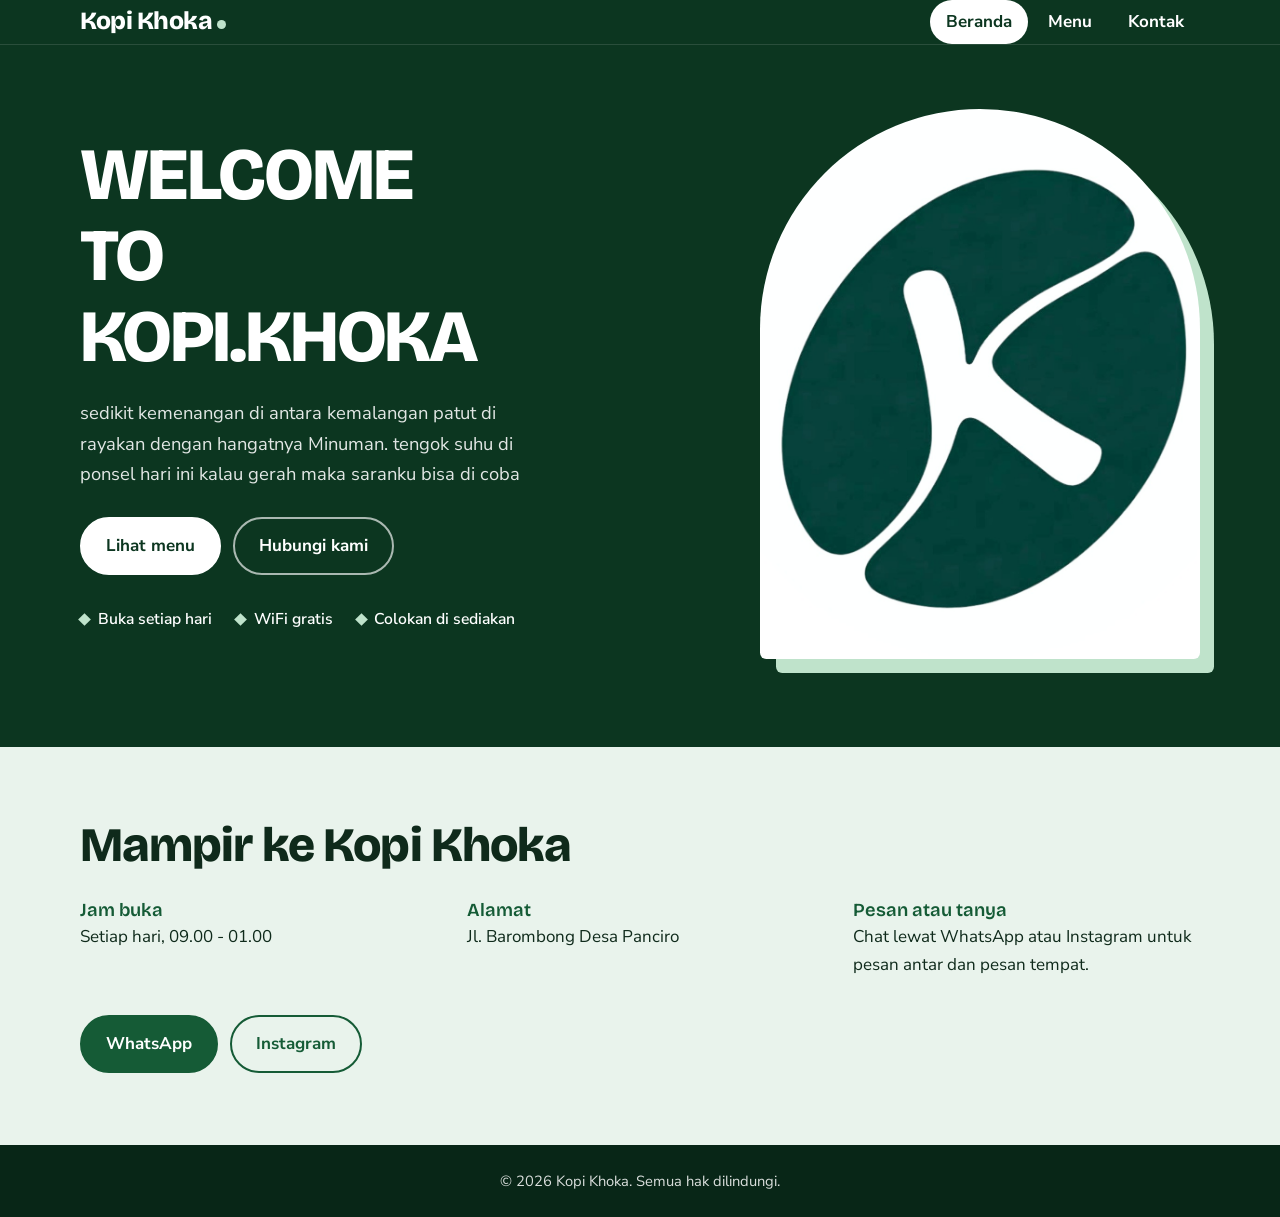
<file: index.html>
<!DOCTYPE html>
<html lang="id">
<head>
  <meta charset="UTF-8">
  <meta name="viewport" content="width=device-width, initial-scale=1">
  <title>Kopi Khoka | Kopi, Mie, dan Obrolan Santai</title>
  <meta name="description" content="Kopi Khoka: kopi tubruk, mie rebus, dan roti bakar hangat. Pesan langsung lewat WhatsApp atau Instagram.">
  <meta property="og:title" content="Kopi Khoka | Kopi, Mie, dan Obrolan Santai">
  <meta property="og:description" content="Kopi Khoka: kopi tubruk, mie rebus, dan roti bakar hangat. Pesan langsung lewat WhatsApp atau Instagram.">
  <meta property="og:type" content="website">

  <link rel="preconnect" href="https://fonts.googleapis.com">
  <link rel="preconnect" href="https://fonts.gstatic.com" crossorigin>
  <link href="https://fonts.googleapis.com/css2?family=Bricolage+Grotesque:opsz,wght@12..96,600;12..96,800&family=Nunito+Sans:wght@400;600;700&display=swap" rel="stylesheet">
  <link rel="stylesheet" href="style.css">
</head>
<body>

  <header class="site-header">
    <div class="wrap nav">
      <a href="index.html" class="brand">Kopi Khoka<span class="brand-titik"></span></a>

      <button class="nav-toggle" type="button" aria-expanded="false" aria-controls="nav-links" aria-label="Buka menu">
        <span></span><span></span><span></span>
      </button>

      <ul class="nav-links" id="nav-links">
        <li><a href="index.html" class="active" aria-current="page">Beranda</a></li>
        <li><a href="menu.html">Menu</a></li>
        <li><a href="kontak.html">Kontak</a></li>
      </ul>
    </div>
  </header>

  <main>

    <section class="hero">
      <div class="wrap hero-grid">

        <div class="hero-text">
          <h1> WELCOME</h1> 
            <h1> TO </h1>
            <h1>KOPI.KHOKA</h1>
          <p class="hero-lead">
            sedikit kemenangan di antara kemalangan patut di rayakan dengan hangatnya Minuman.
            tengok suhu di ponsel hari ini kalau gerah maka saranku bisa di coba
          </p>

          <div class="hero-aksi">
            <a href="menu.html" class="btn btn-terang">Lihat menu</a>
            <a href="kontak.html" class="btn btn-garis-terang">Hubungi kami</a>
          </div>

          <ul class="hero-fakta">
            <li>Buka setiap hari</li>
            <li>WiFi gratis</li>
            <li>Colokan di sediakan</li>
          </ul>
        </div>

        <div class="photo-wrap">
          <img src="images/logo_khoka.jpeg" alt="Suasana Kopi Khoka" width="800" height="1000">
          <div class="photo-fallback">
            <p>Taruh fotomu di<br><strong>images/hero.jpg</strong></p>
          </div>
        </div>

      </div>
    </section>

    <section class="info">
      <div class="wrap">
        <h2 class="judul-halaman">Mampir ke Kopi Khoka</h2>

        <div class="info-grid">
          <div>
            <h3>Jam buka</h3>
            <p>Setiap hari, 09.00 - 01.00</p>
          </div>
          <div>
            <h3>Alamat</h3>
            <p>Jl. Barombong Desa Panciro</p>
          </div>
          <div>
            <h3>Pesan atau tanya</h3>
            <p>Chat lewat WhatsApp atau Instagram untuk pesan antar dan pesan tempat.</p>
          </div>
        </div>

        <div class="aksi-baris">
          <a href="https://wa.me/62822-9957-7380" class="btn btn-gelap" data-aksi="wa" target="_blank" rel="noopener">WhatsApp</a>
          <a href="https://ig.me/m/kopi.khoka" class="btn btn-garis-gelap" data-aksi="ig-dm" target="_blank" rel="noopener">Instagram</a>
        </div>
      </div>
    </section>

  </main>

  <footer class="site-footer">
    <div class="wrap">
      <p>&copy; <span id="tahun"></span> Kopi Khoka. Semua hak dilindungi.</p>
    </div>
  </footer>

  <script src="https://cdnjs.cloudflare.com/ajax/libs/jquery/3.7.1/jquery.min.js"></script>
  <script src="script.js"></script>
</body>
</html>
</file>
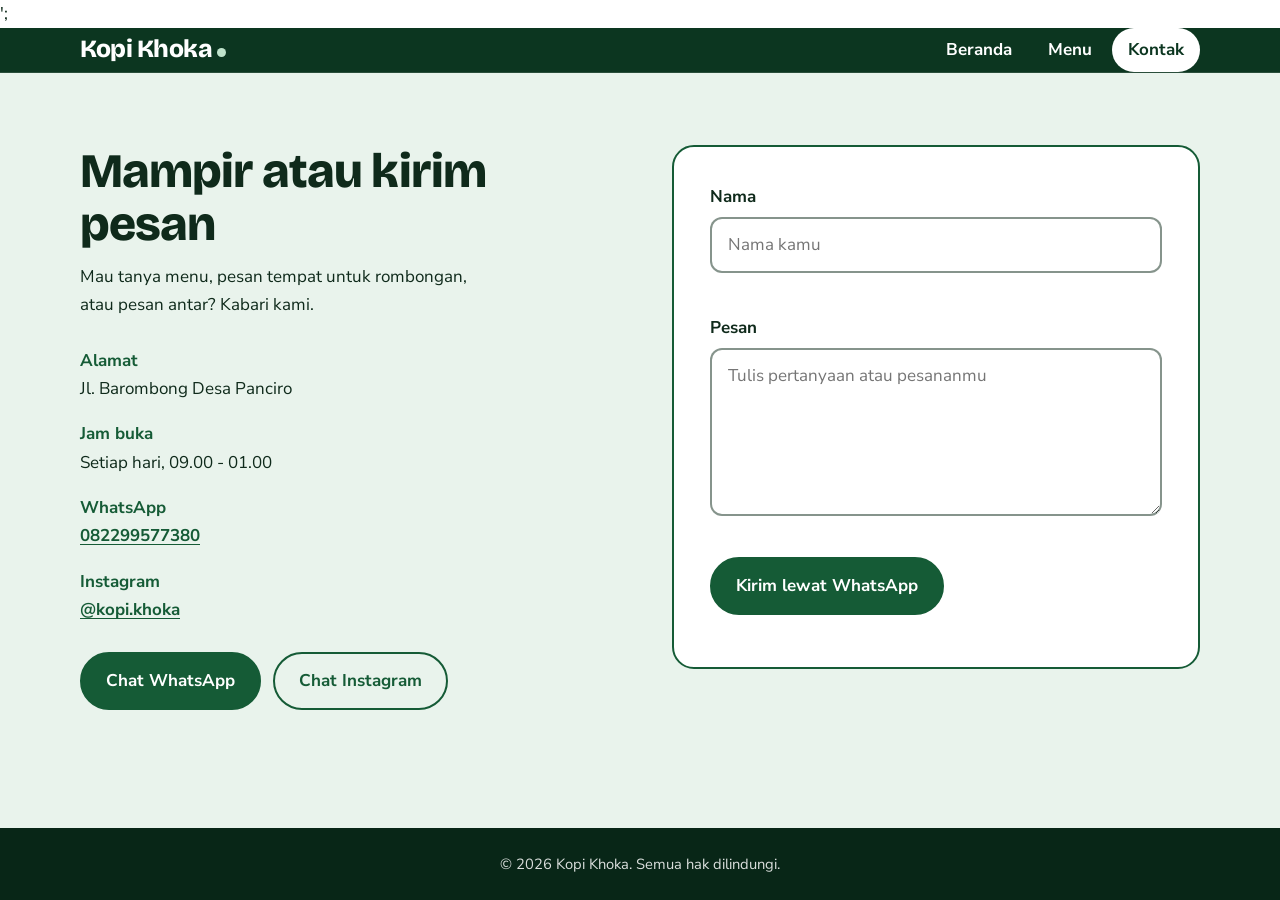
<file: kontak.html>
';<!DOCTYPE html>
<html lang="id">
<head>
  <meta charset="UTF-8">
  <meta name="viewport" content="width=device-width, initial-scale=1">
  <title>Kontak | Kopi Khoka</title>
  <meta name="description" content="Alamat, jam buka, WhatsApp, dan Instagram Kopi Khoka.">

  <link rel="preconnect" href="https://fonts.googleapis.com">
  <link rel="preconnect" href="https://fonts.gstatic.com" crossorigin>
  <link href="https://fonts.googleapis.com/css2?family=Bricolage+Grotesque:opsz,wght@12..96,600;12..96,800&family=Nunito+Sans:wght@400;600;700&display=swap" rel="stylesheet">
  <link rel="stylesheet" href="style.css">
</head>
<body>

  <header class="site-header">
    <div class="wrap nav">
      <a href="index.html" class="brand">Kopi Khoka<span class="brand-titik"></span></a>

      <button class="nav-toggle" type="button" aria-expanded="false" aria-controls="nav-links" aria-label="Buka menu">
        <span></span><span></span><span></span>
      </button>

      <ul class="nav-links" id="nav-links">
        <li><a href="index.html">Beranda</a></li>
        <li><a href="menu.html">Menu</a></li>
        <li><a href="kontak.html" class="active" aria-current="page">Kontak</a></li>
      </ul>
    </div>
  </header>

  <main>
    <section class="kontak">
      <div class="wrap kontak-grid">

        <div class="kontak-info">
          <h1 class="judul-halaman">Mampir atau kirim pesan</h1>
          <p class="kontak-lead">Mau tanya menu, pesan tempat untuk rombongan, atau pesan antar? Kabari kami.</p>

          <dl>
            <dt>Alamat</dt>
            <dd>Jl. Barombong Desa Panciro</dd>

            <dt>Jam buka</dt>
            <dd>Setiap hari, 09.00 - 01.00</dd>

            <dt>WhatsApp</dt>
            <dd><a href="https://wa.me/62822-9957-7380" data-aksi="wa" target="_blank" rel="noopener" class="nomor-wa">0822-9957-7380</a></dd>

            <dt>Instagram</dt>
            <dd><a href="https://instagram.com/kopi.khoka" data-aksi="ig" target="_blank" rel="noopener" class="nama-ig">@kopi.khoka</a></dd>
          </dl>

          <div class="aksi-baris">
            <a href="https://wa.me/62822-9957-7380" class="btn btn-gelap" data-aksi="wa" target="_blank" rel="noopener">Chat WhatsApp</a>
            <a href="https://ig.me/m/kopi.khoka" class="btn btn-garis-gelap" data-aksi="ig-dm" target="_blank" rel="noopener">Chat Instagram</a>
          </div>
        </div>

        <form id="form-kontak" class="form" novalidate>
          <div class="field">
            <label for="nama">Nama</label>
            <input type="text" id="nama" name="nama" autocomplete="name" placeholder="Nama kamu">
            <span class="error" aria-live="polite"></span>
          </div>

          <div class="field">
            <label for="pesan">Pesan</label>
            <textarea id="pesan" name="pesan" rows="5" placeholder="Tulis pertanyaan atau pesananmu"></textarea>
            <span class="error" aria-live="polite"></span>
          </div>

          <button type="submit" class="btn btn-gelap">Kirim lewat WhatsApp</button>
          <p id="status" role="status" aria-live="polite"></p>
        </form>

      </div>
    </section>
  </main>

  <footer class="site-footer">
    <div class="wrap">
      <p>&copy; <span id="tahun"></span> Kopi Khoka. Semua hak dilindungi.</p>
    </div>
  </footer>

  <script src="https://cdnjs.cloudflare.com/ajax/libs/jquery/3.7.1/jquery.min.js"></script>
  <script src="script.js"></script>
  <script src="db-connect.js"></script>
</body>
</html>
</file>
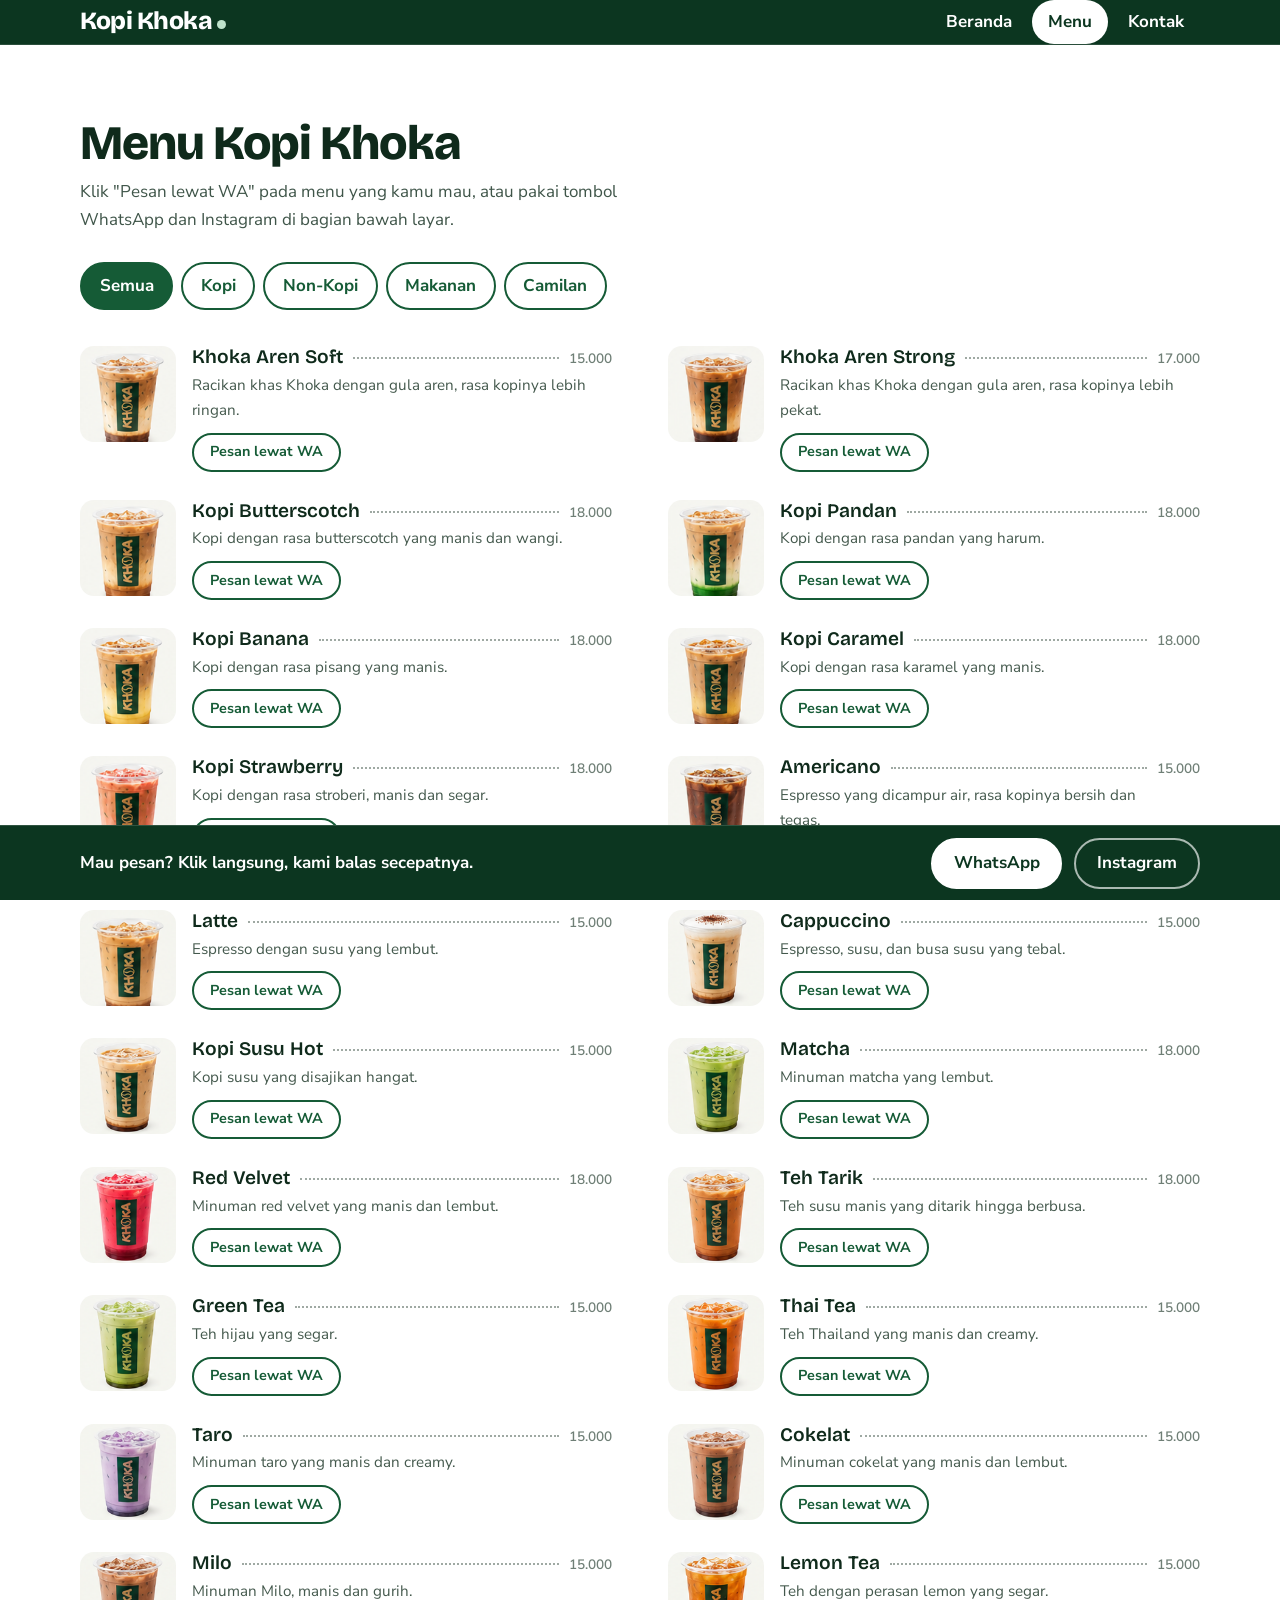
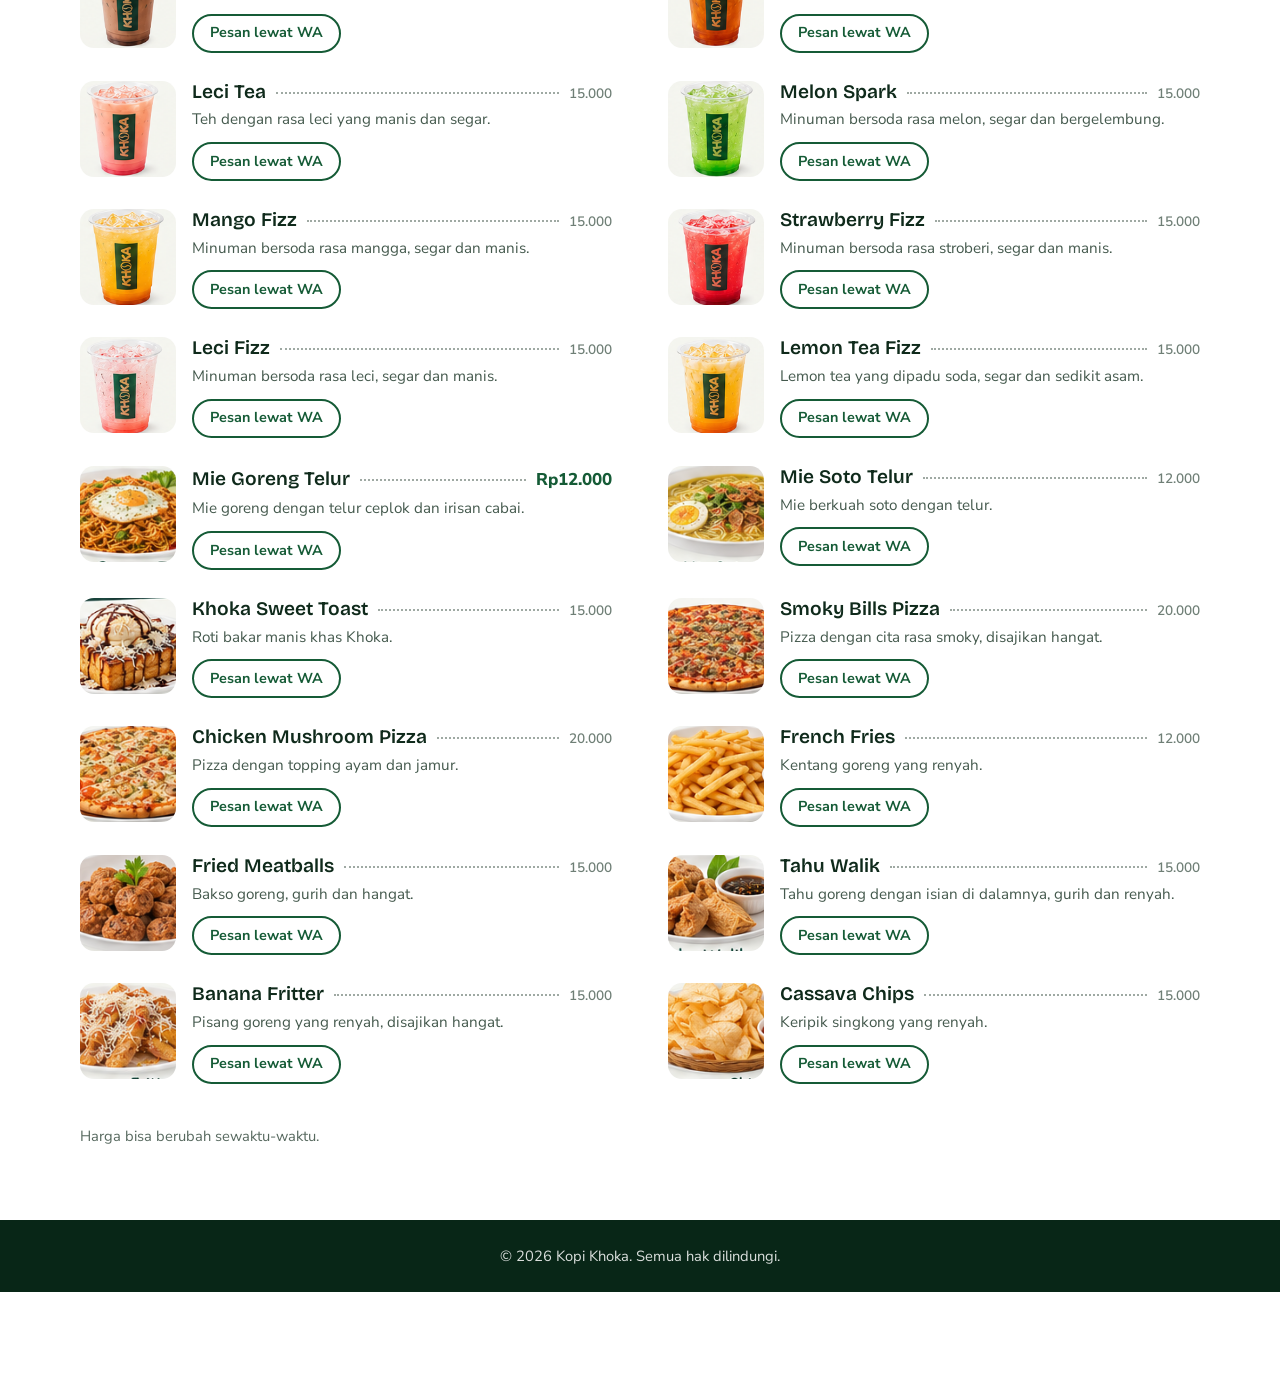
<file: menu.html>
<!DOCTYPE html>
<html lang="id">
<head>
  <meta charset="UTF-8">
  <meta name="viewport" content="width=device-width, initial-scale=1">
  <title>Menu | Kopi Khoka</title>
  <meta name="description" content="Daftar menu Kopi Khoka. Klik untuk memesan langsung lewat WhatsApp atau Instagram.">

  <link rel="preconnect" href="https://fonts.googleapis.com">
  <link rel="preconnect" href="https://fonts.gstatic.com" crossorigin>
  <link href="https://fonts.googleapis.com/css2?family=Bricolage+Grotesque:opsz,wght@12..96,600;12..96,800&family=Nunito+Sans:wght@400;600;700&display=swap" rel="stylesheet">
  <link rel="stylesheet" href="style.css">
</head>
<body class="halaman-menu">

  <header class="site-header">
    <div class="wrap nav">
      <a href="index.html" class="brand">Kopi Khoka<span class="brand-titik"></span></a>

      <button class="nav-toggle" type="button" aria-expanded="false" aria-controls="nav-links" aria-label="Buka menu">
        <span></span><span></span><span></span>
      </button>

      <ul class="nav-links" id="nav-links">
        <li><a href="index.html">Beranda</a></li>
        <li><a href="menu.html" class="active" aria-current="page">Menu</a></li>
        <li><a href="kontak.html">Kontak</a></li>
      </ul>
    </div>
  </header>

  <main>
    <section class="menu">
      <div class="wrap">
        <div class="section-head">
          <h1 class="judul-halaman">Menu Kopi Khoka</h1>
          <p>Klik "Pesan lewat WA" pada menu yang kamu mau, atau pakai tombol WhatsApp dan Instagram di bagian bawah layar.</p>
        </div>

        <div class="filter" role="group" aria-label="Filter menu">
          <button type="button" class="active" data-filter="semua" aria-pressed="true">Semua</button>
          <button type="button" data-filter="kopi" aria-pressed="false">Kopi</button>
          <button type="button" data-filter="nonkopi" aria-pressed="false">Non-Kopi</button>
          <button type="button" data-filter="makanan" aria-pressed="false">Makanan</button>
          <button type="button" data-filter="camilan" aria-pressed="false">Camilan</button>
        </div>

        <ul class="menu-list">
          <li class="menu-item" data-cat="kopi">
            <figure class="menu-foto">
              <img src="images/menu/khoka_aren_soft.png" alt="Khoka Aren Soft" width="160" height="160">
            </figure>
            <div class="menu-isi">
              <div class="row"><h2>Khoka Aren Soft</h2><span class="dots"></span><span class="price price-tanya">15.000</span></div>
              <p>Racikan khas Khoka dengan gula aren, rasa kopinya lebih ringan.</p>
              <button type="button" class="btn-pesan" data-nama="Khoka Aren Soft" aria-label="Pesan Khoka Aren Soft lewat WhatsApp">Pesan lewat WA</button>
            </div>
          </li>
          <li class="menu-item" data-cat="kopi">
            <figure class="menu-foto">
              <img src="images/menu/khoka_aren_strong.png" alt="Khoka Aren Strong" width="160" height="160">
            </figure>
            <div class="menu-isi">
              <div class="row"><h2>Khoka Aren Strong</h2><span class="dots"></span><span class="price price-tanya">17.000</span></div>
              <p>Racikan khas Khoka dengan gula aren, rasa kopinya lebih pekat.</p>
              <button type="button" class="btn-pesan" data-nama="Khoka Aren Strong" aria-label="Pesan Khoka Aren Strong lewat WhatsApp">Pesan lewat WA</button>
            </div>
          </li>
          <li class="menu-item" data-cat="kopi">
            <figure class="menu-foto">
              <img src="images/menu/kopi_butterscotch.png" alt="Kopi Butterscotch" width="160" height="160">
            </figure>
            <div class="menu-isi">
              <div class="row"><h2>Kopi Butterscotch</h2><span class="dots"></span><span class="price price-tanya">18.000</span></div>
              <p>Kopi dengan rasa butterscotch yang manis dan wangi.</p>
              <button type="button" class="btn-pesan" data-nama="Kopi Butterscotch" aria-label="Pesan Kopi Butterscotch lewat WhatsApp">Pesan lewat WA</button>
            </div>
          </li>
          <li class="menu-item" data-cat="kopi">
            <figure class="menu-foto">
              <img src="images/menu/kopi_pandan.png" alt="Kopi Pandan" width="160" height="160">
            </figure>
            <div class="menu-isi">
              <div class="row"><h2>Kopi Pandan</h2><span class="dots"></span><span class="price price-tanya">18.000</span></div>
              <p>Kopi dengan rasa pandan yang harum.</p>
              <button type="button" class="btn-pesan" data-nama="Kopi Pandan" aria-label="Pesan Kopi Pandan lewat WhatsApp">Pesan lewat WA</button>
            </div>
          </li>
          <li class="menu-item" data-cat="kopi">
            <figure class="menu-foto">
              <img src="images/menu/kopi_banana.png" alt="Kopi Banana" width="160" height="160">
            </figure>
            <div class="menu-isi">
              <div class="row"><h2>Kopi Banana</h2><span class="dots"></span><span class="price price-tanya">18.000</span></div>
              <p>Kopi dengan rasa pisang yang manis.</p>
              <button type="button" class="btn-pesan" data-nama="Kopi Banana" aria-label="Pesan Kopi Banana lewat WhatsApp">Pesan lewat WA</button>
            </div>
          </li>
          <li class="menu-item" data-cat="kopi">
            <figure class="menu-foto">
              <img src="images/menu/kopi_caramel.png" alt="Kopi Caramel" width="160" height="160">
            </figure>
            <div class="menu-isi">
              <div class="row"><h2>Kopi Caramel</h2><span class="dots"></span><span class="price price-tanya">18.000</span></div>
              <p>Kopi dengan rasa karamel yang manis.</p>
              <button type="button" class="btn-pesan" data-nama="Kopi Caramel" aria-label="Pesan Kopi Caramel lewat WhatsApp">Pesan lewat WA</button>
            </div>
          </li>
          <li class="menu-item" data-cat="kopi">
            <figure class="menu-foto">
              <img src="images/menu/kopi_strawberry.png" alt="Kopi Strawberry" width="160" height="160">
            </figure>
            <div class="menu-isi">
              <div class="row"><h2>Kopi Strawberry</h2><span class="dots"></span><span class="price price-tanya">18.000</span></div>
              <p>Kopi dengan rasa stroberi, manis dan segar.</p>
              <button type="button" class="btn-pesan" data-nama="Kopi Strawberry" aria-label="Pesan Kopi Strawberry lewat WhatsApp">Pesan lewat WA</button>
            </div>
          </li>
          <li class="menu-item" data-cat="kopi">
            <figure class="menu-foto">
              <img src="images/menu/americano.png" alt="Americano" width="160" height="160">
            </figure>
            <div class="menu-isi">
              <div class="row"><h2>Americano</h2><span class="dots"></span><span class="price price-tanya">15.000</span></div>
              <p>Espresso yang dicampur air, rasa kopinya bersih dan tegas.</p>
              <button type="button" class="btn-pesan" data-nama="Americano" aria-label="Pesan Americano lewat WhatsApp">Pesan lewat WA</button>
            </div>
          </li>
          <li class="menu-item" data-cat="kopi">
            <figure class="menu-foto">
              <img src="images/menu/latte.png" alt="Latte" width="160" height="160">
            </figure>
            <div class="menu-isi">
              <div class="row"><h2>Latte</h2><span class="dots"></span><span class="price price-tanya">15.000</span></div>
              <p>Espresso dengan susu yang lembut.</p>
              <button type="button" class="btn-pesan" data-nama="Latte" aria-label="Pesan Latte lewat WhatsApp">Pesan lewat WA</button>
            </div>
          </li>
          <li class="menu-item" data-cat="kopi">
            <figure class="menu-foto">
              <img src="images/menu/cappuccino.png" alt="Cappuccino" width="160" height="160">
            </figure>
            <div class="menu-isi">
              <div class="row"><h2>Cappuccino</h2><span class="dots"></span><span class="price price-tanya">15.000</span></div>
              <p>Espresso, susu, dan busa susu yang tebal.</p>
              <button type="button" class="btn-pesan" data-nama="Cappuccino" aria-label="Pesan Cappuccino lewat WhatsApp">Pesan lewat WA</button>
            </div>
          </li>
          <li class="menu-item" data-cat="kopi">
            <figure class="menu-foto">
              <img src="images/menu/kopi_susu_hot.png" alt="Kopi Susu Hot" width="160" height="160">
            </figure>
            <div class="menu-isi">
              <div class="row"><h2>Kopi Susu Hot</h2><span class="dots"></span><span class="price price-tanya">15.000</span></div>
              <p>Kopi susu yang disajikan hangat.</p>
              <button type="button" class="btn-pesan" data-nama="Kopi Susu Hot" aria-label="Pesan Kopi Susu Hot lewat WhatsApp">Pesan lewat WA</button>
            </div>
          </li>
  
          <li class="menu-item" data-cat="nonkopi">
            <figure class="menu-foto">
              <img src="images/menu/matcha_ice.png" alt="Matcha" width="160" height="160">
            </figure>
            <div class="menu-isi">
              <div class="row"><h2>Matcha</h2><span class="dots"></span><span class="price price-tanya">18.000</span></div>
              <p>Minuman matcha yang lembut.</p>
              <button type="button" class="btn-pesan" data-nama="Matcha" aria-label="Pesan Matcha lewat WhatsApp">Pesan lewat WA</button>
            </div>
          </li>
          <li class="menu-item" data-cat="nonkopi">
            <figure class="menu-foto">
              <img src="images/menu/red_velvet.png" alt="Red Velvet" width="160" height="160">
            </figure>
            <div class="menu-isi">
              <div class="row"><h2>Red Velvet</h2><span class="dots"></span><span class="price price-tanya">18.000</span></div>
              <p>Minuman red velvet yang manis dan lembut.</p>
              <button type="button" class="btn-pesan" data-nama="Red Velvet" aria-label="Pesan Red Velvet lewat WhatsApp">Pesan lewat WA</button>
            </div>
          </li>
          <li class="menu-item" data-cat="nonkopi">
            <figure class="menu-foto">
              <img src="images/menu/teh_tarik.png" alt="Teh Tarik" width="160" height="160">
            </figure>
            <div class="menu-isi">
              <div class="row"><h2>Teh Tarik</h2><span class="dots"></span><span class="price price-tanya">18.000</span></div>
              <p>Teh susu manis yang ditarik hingga berbusa.</p>
              <button type="button" class="btn-pesan" data-nama="Teh Tarik" aria-label="Pesan Teh Tarik lewat WhatsApp">Pesan lewat WA</button>
            </div>
          </li>
          <li class="menu-item" data-cat="nonkopi">
            <figure class="menu-foto">
              <img src="images/menu/green_tea.png" alt="Green Tea" width="160" height="160">
            </figure>
            <div class="menu-isi">
              <div class="row"><h2>Green Tea</h2><span class="dots"></span><span class="price price-tanya">15.000</span></div>
              <p>Teh hijau yang segar.</p>
              <button type="button" class="btn-pesan" data-nama="Green Tea" aria-label="Pesan Green Tea lewat WhatsApp">Pesan lewat WA</button>
            </div>
          </li>
          <li class="menu-item" data-cat="nonkopi">
            <figure class="menu-foto">
              <img src="images/menu/thai_tea.png" alt="Thai Tea" width="160" height="160">
            </figure>
            <div class="menu-isi">
              <div class="row"><h2>Thai Tea</h2><span class="dots"></span><span class="price price-tanya">15.000</span></div>
              <p>Teh Thailand yang manis dan creamy.</p>
              <button type="button" class="btn-pesan" data-nama="Thai Tea" aria-label="Pesan Thai Tea lewat WhatsApp">Pesan lewat WA</button>
            </div>
          </li>
          <li class="menu-item" data-cat="nonkopi">
            <figure class="menu-foto">
              <img src="images/menu/taro_ice.png" alt="Taro" width="160" height="160">
            </figure>
            <div class="menu-isi">
              <div class="row"><h2>Taro</h2><span class="dots"></span><span class="price price-tanya">15.000</span></div>
              <p>Minuman taro yang manis dan creamy.</p>
              <button type="button" class="btn-pesan" data-nama="Taro" aria-label="Pesan Taro lewat WhatsApp">Pesan lewat WA</button>
            </div>
          </li>
          <li class="menu-item" data-cat="nonkopi">
            <figure class="menu-foto">
              <img src="images/menu/coklat_ice.png" alt="Cokelat" width="160" height="160">
            </figure>
            <div class="menu-isi">
              <div class="row"><h2>Cokelat</h2><span class="dots"></span><span class="price price-tanya">15.000</span></div>
              <p>Minuman cokelat yang manis dan lembut.</p>
              <button type="button" class="btn-pesan" data-nama="Cokelat" aria-label="Pesan Cokelat lewat WhatsApp">Pesan lewat WA</button>
            </div>
          </li>
          <li class="menu-item" data-cat="nonkopi">
            <figure class="menu-foto">
              <img src="images/menu/milo_ice.png" alt="Milo" width="160" height="160">
            </figure>
            <div class="menu-isi">
              <div class="row"><h2>Milo</h2><span class="dots"></span><span class="price price-tanya">15.000</span></div>
              <p>Minuman Milo, manis dan gurih.</p>
              <button type="button" class="btn-pesan" data-nama="Milo" aria-label="Pesan Milo lewat WhatsApp">Pesan lewat WA</button>
            </div>
          </li>
          <li class="menu-item" data-cat="nonkopi">
            <figure class="menu-foto">
              <img src="images/menu/lemon_tea.png" alt="Lemon Tea" width="160" height="160">
            </figure>
            <div class="menu-isi">
              <div class="row"><h2>Lemon Tea</h2><span class="dots"></span><span class="price price-tanya">15.000</span></div>
              <p>Teh dengan perasan lemon yang segar.</p>
              <button type="button" class="btn-pesan" data-nama="Lemon Tea" aria-label="Pesan Lemon Tea lewat WhatsApp">Pesan lewat WA</button>
            </div>
          </li>
          <li class="menu-item" data-cat="nonkopi">
            <figure class="menu-foto">
              <img src="images/menu/leci_tea.png" alt="Leci Tea" width="160" height="160">
            </figure>
            <div class="menu-isi">
              <div class="row"><h2>Leci Tea</h2><span class="dots"></span><span class="price price-tanya">15.000</span></div>
              <p>Teh dengan rasa leci yang manis dan segar.</p>
              <button type="button" class="btn-pesan" data-nama="Leci Tea" aria-label="Pesan Leci Tea lewat WhatsApp">Pesan lewat WA</button>
            </div>
          </li>
          <li class="menu-item" data-cat="nonkopi">
            <figure class="menu-foto">
              <img src="images/menu/melon_spark.png" alt="Melon Spark" width="160" height="160">
            </figure>
            <div class="menu-isi">
              <div class="row"><h2>Melon Spark</h2><span class="dots"></span><span class="price price-tanya">15.000</span></div>
              <p>Minuman bersoda rasa melon, segar dan bergelembung.</p>
              <button type="button" class="btn-pesan" data-nama="Melon Spark" aria-label="Pesan Melon Spark lewat WhatsApp">Pesan lewat WA</button>
            </div>
          </li>
          <li class="menu-item" data-cat="nonkopi">
            <figure class="menu-foto">
              <img src="images/menu/manggo_fizz.png" alt="Mango Fizz" width="160" height="160">
            </figure>
            <div class="menu-isi">
              <div class="row"><h2>Mango Fizz</h2><span class="dots"></span><span class="price price-tanya">15.000</span></div>
              <p>Minuman bersoda rasa mangga, segar dan manis.</p>
              <button type="button" class="btn-pesan" data-nama="Mango Fizz" aria-label="Pesan Mango Fizz lewat WhatsApp">Pesan lewat WA</button>
            </div>
          </li>
          <li class="menu-item" data-cat="nonkopi">
            <figure class="menu-foto">
              <img src="images/menu/strawberry_fizz.png" alt="Strawberry Fizz" width="160" height="160">
            </figure>
            <div class="menu-isi">
              <div class="row"><h2>Strawberry Fizz</h2><span class="dots"></span><span class="price price-tanya">15.000</span></div>
              <p>Minuman bersoda rasa stroberi, segar dan manis.</p>
              <button type="button" class="btn-pesan" data-nama="Strawberry Fizz" aria-label="Pesan Strawberry Fizz lewat WhatsApp">Pesan lewat WA</button>
            </div>
          </li>
          <li class="menu-item" data-cat="nonkopi">
            <figure class="menu-foto">
              <img src="images/menu/leci_fizz.png" alt="Leci Fizz" width="160" height="160">
            </figure>
            <div class="menu-isi">
              <div class="row"><h2>Leci Fizz</h2><span class="dots"></span><span class="price price-tanya">15.000</span></div>
              <p>Minuman bersoda rasa leci, segar dan manis.</p>
              <button type="button" class="btn-pesan" data-nama="Leci Fizz" aria-label="Pesan Leci Fizz lewat WhatsApp">Pesan lewat WA</button>
            </div>
          </li>
          <li class="menu-item" data-cat="nonkopi">
            <figure class="menu-foto">
              <img src="images/menu/lemon_tea_fizz.png" alt="Lemon Tea Fizz" width="160" height="160">
            </figure>
            <div class="menu-isi">
              <div class="row"><h2>Lemon Tea Fizz</h2><span class="dots"></span><span class="price price-tanya">15.000</span></div>
              <p>Lemon tea yang dipadu soda, segar dan sedikit asam.</p>
              <button type="button" class="btn-pesan" data-nama="Lemon Tea Fizz" aria-label="Pesan Lemon Tea Fizz lewat WhatsApp">Pesan lewat WA</button>
            </div>
          </li>
          <li class="menu-item" data-cat="makanan">
            <figure class="menu-foto">
              <img src="images/menu/mie_goreng_telur.png" alt="Mie Goreng Telur" width="160" height="160">
            </figure>
            <div class="menu-isi">
              <div class="row"><h2>Mie Goreng Telur</h2><span class="dots"></span><span class="price">Rp12.000</span></div>
              <p>Mie goreng dengan telur ceplok dan irisan cabai.</p>
              <button type="button" class="btn-pesan" data-nama="Mie Goreng Telur" data-harga="Rp12.000" aria-label="Pesan Mie Goreng Telur lewat WhatsApp">Pesan lewat WA</button>
            </div>
          </li>
          <li class="menu-item" data-cat="makanan">
            <figure class="menu-foto">
              <img src="images/menu/mie_soto_telur.png" alt="Mie Soto Telur" width="160" height="160">
            </figure>
            <div class="menu-isi">
              <div class="row"><h2>Mie Soto Telur</h2><span class="dots"></span><span class="price price-tanya">12.000</span></div>
              <p>Mie berkuah soto dengan telur.</p>
              <button type="button" class="btn-pesan" data-nama="Mie Soto Telur" aria-label="Pesan Mie Soto Telur lewat WhatsApp">Pesan lewat WA</button>
            </div>
          </li>
          <li class="menu-item" data-cat="camilan">
            <figure class="menu-foto">
              <img src="images/menu/khoka_sweet_toast.png" alt="Khoka Sweet Toast" width="160" height="160">
            </figure>
            <div class="menu-isi">
              <div class="row"><h2>Khoka Sweet Toast</h2><span class="dots"></span><span class="price price-tanya">15.000</span></div>
              <p>Roti bakar manis khas Khoka.</p>
              <button type="button" class="btn-pesan" data-nama="Khoka Sweet Toast" aria-label="Pesan Khoka Sweet Toast lewat WhatsApp">Pesan lewat WA</button>
            </div>
          </li>
          <li class="menu-item" data-cat="camilan">
            <figure class="menu-foto">
              <img src="images/menu/smoky_bills_pizza.png" alt="Smoky Bills Pizza" width="160" height="160">
            </figure>
            <div class="menu-isi">
              <div class="row"><h2>Smoky Bills Pizza</h2><span class="dots"></span><span class="price price-tanya">20.000</span></div>
              <p>Pizza dengan cita rasa smoky, disajikan hangat.</p>
              <button type="button" class="btn-pesan" data-nama="Smoky Bills Pizza" aria-label="Pesan Smoky Bills Pizza lewat WhatsApp">Pesan lewat WA</button>
            </div>
          </li>
          <li class="menu-item" data-cat="camilan">
            <figure class="menu-foto">
              <img src="images/menu/chicken_mushroom_pizza.png" alt="Chicken Mushroom Pizza" width="160" height="160">
            </figure>
            <div class="menu-isi">
              <div class="row"><h2>Chicken Mushroom Pizza</h2><span class="dots"></span><span class="price price-tanya">20.000</span></div>
              <p>Pizza dengan topping ayam dan jamur.</p>
              <button type="button" class="btn-pesan" data-nama="Chicken Mushroom Pizza" aria-label="Pesan Chicken Mushroom Pizza lewat WhatsApp">Pesan lewat WA</button>
            </div>
          </li>
          <li class="menu-item" data-cat="camilan">
            <figure class="menu-foto">
              <img src="images/menu/french_fries.png" alt="French Fries" width="160" height="160">
            </figure>
            <div class="menu-isi">
              <div class="row"><h2>French Fries</h2><span class="dots"></span><span class="price price-tanya">12.000</span></div>
              <p>Kentang goreng yang renyah.</p>
              <button type="button" class="btn-pesan" data-nama="French Fries" aria-label="Pesan French Fries lewat WhatsApp">Pesan lewat WA</button>
            </div>
          </li>
          <li class="menu-item" data-cat="camilan">
            <figure class="menu-foto">
              <img src="images/menu/fried_meatballs.png" alt="Fried Meatballs" width="160" height="160">
            </figure>
            <div class="menu-isi">
              <div class="row"><h2>Fried Meatballs</h2><span class="dots"></span><span class="price price-tanya">15.000</span></div>
              <p>Bakso goreng, gurih dan hangat.</p>
              <button type="button" class="btn-pesan" data-nama="Fried Meatballs" aria-label="Pesan Fried Meatballs lewat WhatsApp">Pesan lewat WA</button>
            </div>
          </li>
          <li class="menu-item" data-cat="camilan">
            <figure class="menu-foto">
              <img src="images/menu/tahu_walik.png" alt="Tahu Walik" width="160" height="160">
            </figure>
            <div class="menu-isi">
              <div class="row"><h2>Tahu Walik</h2><span class="dots"></span><span class="price price-tanya">15.000</span></div>
              <p>Tahu goreng dengan isian di dalamnya, gurih dan renyah.</p>
              <button type="button" class="btn-pesan" data-nama="Tahu Walik" aria-label="Pesan Tahu Walik lewat WhatsApp">Pesan lewat WA</button>
            </div>
          </li>
          <li class="menu-item" data-cat="camilan">
            <figure class="menu-foto">
              <img src="images/menu/banana_fritter.png" alt="Banana Fritter" width="160" height="160">
            </figure>
            <div class="menu-isi">
              <div class="row"><h2>Banana Fritter</h2><span class="dots"></span><span class="price price-tanya">15.000</span></div>
              <p>Pisang goreng yang renyah, disajikan hangat.</p>
              <button type="button" class="btn-pesan" data-nama="Banana Fritter" aria-label="Pesan Banana Fritter lewat WhatsApp">Pesan lewat WA</button>
            </div>
          </li>
          <li class="menu-item" data-cat="camilan">
            <figure class="menu-foto">
              <img src="images/menu/cassava_chips.png" alt="Cassava Chips" width="160" height="160">
            </figure>
            <div class="menu-isi">
              <div class="row"><h2>Cassava Chips</h2><span class="dots"></span><span class="price price-tanya">15.000</span></div>
              <p>Keripik singkong yang renyah.</p>
              <button type="button" class="btn-pesan" data-nama="Cassava Chips" aria-label="Pesan Cassava Chips lewat WhatsApp">Pesan lewat WA</button>
            </div>
          </li>
        </ul>

        <p class="menu-catatan">Harga bisa berubah sewaktu-waktu.</p>
      </div>
    </section>
  </main>

  <div class="pesan-bar" role="region" aria-label="Pesan langsung">
    <div class="wrap">
      <p class="pesan-teks">Mau pesan? Klik langsung, kami balas secepatnya.</p>
      <a href="https://wa.me/62822-9957-7380" class="btn btn-terang" data-aksi="wa" target="_blank" rel="noopener">WhatsApp</a>
      <a href="https://ig.me/m/kopi.khoka" class="btn btn-garis-terang" data-aksi="ig-dm" target="_blank" rel="noopener">Instagram</a>
    </div>
  </div>

  <footer class="site-footer">
    <div class="wrap">
      <p>&copy; <span id="tahun"></span> Kopi Khoka. Semua hak dilindungi.</p>
    </div>
  </footer>

  <script src="https://cdnjs.cloudflare.com/ajax/libs/jquery/3.7.1/jquery.min.js"></script>
  <script src="script.js"></script>
  <script src="db-connect.js"></script>
</body>
</html>
</file>
<file: style.css>
:root {
  --hijau-tua: #0C3620;   
  --hijau-dalam: #082617; 
  --hijau: #155B36;        
  --hijau-muda: #E9F3EC;   
  --mint: #BFE3CB;        
  --teks: #0F2A1B;         
  --putih: #FFFFFF;
  --merah: #B3261E;       
}

*,
*::before,
*::after { box-sizing: border-box; margin: 0; padding: 0; }

body {
  display: flex;
  flex-direction: column;
  min-height: 100vh;
  font-family: 'Nunito Sans', system-ui, -apple-system, 'Segoe UI', Roboto, sans-serif;
  font-size: 1.0625rem;
  line-height: 1.65;
  color: var(--teks);
  background: var(--putih);
  -webkit-font-smoothing: antialiased;
}

main { flex: 1; display: flex; flex-direction: column; }
main > section:last-child { flex: 1; }

.halaman-menu { padding-bottom: 84px; }

img { max-width: 100%; display: block; }
ul { list-style: none; }
a { color: inherit; }

h1, h2, h3, .brand {
  font-family: 'Bricolage Grotesque', 'Trebuchet MS', system-ui, sans-serif;
  line-height: 1.1;
}

.wrap {
  width: min(1120px, 100% - 2.5rem);
  margin-inline: auto;
}

:focus-visible {
  outline: 3px solid var(--hijau);
  outline-offset: 3px;
}
.site-header :focus-visible,
.hero :focus-visible,
.pesan-bar :focus-visible,
.site-footer :focus-visible { outline-color: var(--mint); }

.btn {
  display: inline-block;
  padding: .8rem 1.5rem;
  border: 2px solid transparent;
  border-radius: 999px;
  font: inherit;
  font-weight: 700;
  text-decoration: none;
  text-align: center;
  cursor: pointer;
  transition: background .2s, color .2s, border-color .2s;
}

.btn-gelap { background: var(--hijau); border-color: var(--hijau); color: var(--putih); }
.btn-gelap:hover { background: var(--hijau-tua); border-color: var(--hijau-tua); }
.btn-garis-gelap { border-color: var(--hijau); color: var(--hijau); }
.btn-garis-gelap:hover { background: var(--hijau); color: var(--putih); }

.btn-terang { background: var(--putih); border-color: var(--putih); color: var(--hijau-tua); }
.btn-terang:hover { background: var(--mint); border-color: var(--mint); }
.btn-garis-terang { border-color: rgba(255, 255, 255, .65); color: var(--putih); }
.btn-garis-terang:hover { background: var(--putih); border-color: var(--putih); color: var(--hijau-tua); }

.aksi-baris { display: flex; flex-wrap: wrap; gap: .75rem; }

.site-header {
  position: sticky;
  top: 0;
  z-index: 50;
  background: var(--hijau-tua);
  color: var(--putih);
  border-bottom: 1px solid rgba(255, 255, 255, .12);
}

.nav {
  display: flex;
  align-items: center;
  justify-content: space-between;
  height: var(--tinggi-header);
}

.brand {
  display: inline-flex;
  align-items: baseline;
  gap: 5px;
  font-size: 1.55rem;
  font-weight: 800;
  text-decoration: none;
  letter-spacing: -.02em;
}
.brand-titik {
  width: 9px;
  height: 9px;
  border-radius: 50%;
  background: var(--mint);
}

.nav-toggle {
  display: inline-flex;
  flex-direction: column;
  justify-content: center;
  gap: 5px;
  width: 44px;
  height: 44px;
  padding: 0 10px;
  background: none;
  border: 0;
  cursor: pointer;
}
.nav-toggle span {
  display: block;
  height: 3px;
  border-radius: 2px;
  background: var(--putih);
  transition: transform .25s, opacity .25s;
}
.nav-toggle[aria-expanded="true"] span:nth-child(1) { transform: translateY(8px) rotate(45deg); }
.nav-toggle[aria-expanded="true"] span:nth-child(2) { opacity: 0; }
.nav-toggle[aria-expanded="true"] span:nth-child(3) { transform: translateY(-8px) rotate(-45deg); }

.nav-links {
  display: none;
  position: absolute;
  top: 100%;
  left: 0;
  right: 0;
  padding: .5rem 1.25rem 1.25rem;
  background: var(--hijau-dalam);
}
.nav.open .nav-links { display: block; }

.nav-links a {
  display: block;
  padding: .85rem .25rem;
  font-weight: 700;
  text-decoration: none;
  border-bottom: 1px solid rgba(255, 255, 255, .15);
}
.nav-links a.active { color: var(--mint); }

.hero {
  display: flex;
  align-items: center;
  padding: 2.5rem 0 4rem;
  background: var(--hijau-tua);
  color: var(--putih);
}

.hero-grid { display: grid; gap: 2.5rem; align-items: center; }

.hero-text { animation: naik .7s ease both; }

h1 {
  max-width: 13ch;
  font-size: clamp(2.5rem, 9vw, 4.6rem);
  font-weight: 800;
  letter-spacing: -.03em;
}

.hero-lead { margin-top: 1.25rem; max-width: 44ch; font-size: 1.15rem; color: rgba(255, 255, 255, .88); }

.hero-aksi { display: flex; flex-wrap: wrap; gap: .75rem; margin-top: 1.75rem; }

.hero-fakta {
  display: flex;
  flex-wrap: wrap;
  gap: .4rem 1.5rem;
  margin-top: 2rem;
  font-weight: 600;
  font-size: .98rem;
}
.hero-fakta li { display: flex; align-items: center; gap: .55rem; }
.hero-fakta li::before {
  content: "";
  width: 9px;
  height: 9px;
  background: var(--mint);
  transform: rotate(45deg);
}

.photo-wrap {
  position: relative;
  isolation: isolate;
  width: min(100%, 440px);
  aspect-ratio: 4 / 5;
  margin-inline: auto;
  border-radius: 999px 999px 28px 28px;
}
.photo-wrap::before {              
  content: "";
  position: absolute;
  inset: 16px -14px -14px 16px;
  z-index: -1;
  border-radius: inherit;
  background: var(--mint);
}
.photo-wrap img {
  width: 100%;
  height: 100%;
  object-fit: cover;
  border-radius: inherit;
  background: var(--hijau);
}

.photo-fallback {
  display: none;
  position: absolute;
  inset: 0;
  align-items: center;
  justify-content: center;
  padding: 2rem;
  text-align: center;
  border-radius: inherit;
  background: var(--hijau);
  color: var(--putih);
}
.photo-wrap.no-photo img { visibility: hidden; }
.photo-wrap.no-photo .photo-fallback { display: flex; }

.menu { padding: 4.5rem 0; background: var(--putih); }

.judul-halaman {
  max-width: none;
  font-size: clamp(2rem, 6vw, 3rem);
  font-weight: 800;
  letter-spacing: -.02em;
}
.section-head p { margin-top: .5rem; max-width: 56ch; color: rgba(15, 42, 27, .8); }

.filter { display: flex; flex-wrap: wrap; gap: .5rem; margin: 1.75rem 0 2.25rem; }
.filter button {
  padding: .5rem 1.1rem;
  border: 2px solid var(--hijau);
  border-radius: 999px;
  background: transparent;
  color: var(--hijau);
  font: inherit;
  font-weight: 700;
  cursor: pointer;
  transition: background .2s, color .2s;
}
.filter button:hover { background: var(--hijau-muda); }
.filter button.active { background: var(--hijau); color: var(--putih); }

.menu-list {
  display: grid;
  grid-template-columns: 1fr;
  gap: 1.75rem 3.5rem;
  margin-top: 2rem;
}
.filter + .menu-list { margin-top: 0; }

.menu-item { display: flex; align-items: flex-start; gap: 1rem; }

.menu-foto {
  position: relative;
  flex: none;
  width: 84px;
  height: 84px;
  border-radius: 14px;
  overflow: hidden;
  background: var(--hijau-muda);
}
.menu-foto img { width: 100%; height: 100%; object-fit: cover; }
.menu-isi { flex: 1; min-width: 0; }

.menu-foto.no-photo img { visibility: hidden; }
.menu-foto.no-photo::after {
  content: "Foto";
  position: absolute;
  inset: 0;
  display: flex;
  align-items: center;
  justify-content: center;
  border: 2px dashed rgba(21, 91, 54, .5);
  border-radius: inherit;
  font-size: .85rem;
  font-weight: 700;
  color: var(--hijau);
}

.row { display: flex; align-items: baseline; gap: .6rem; }
.row h2,
.row h3 { font-size: 1.2rem; font-weight: 600; }
.dots {
  flex: 1;
  min-width: 1rem;
  border-bottom: 2px dotted rgba(15, 42, 27, .4);
  transform: translateY(-4px);
}
.price {
  color: var(--hijau);
  font-weight: 800;
  font-variant-numeric: tabular-nums;
  white-space: nowrap;
}
.price-tanya {
  font-size: .85rem;
  font-weight: 600;
  color: rgba(15, 42, 27, .6);
}
@media (max-width: 480px) {
  .row:has(.price-tanya) { flex-wrap: wrap; row-gap: 0; }
  .row:has(.price-tanya) .dots { display: none; }
  .row:has(.price-tanya) .price-tanya { flex-basis: 100%; }
}
.menu-item p {
  max-width: 44ch;
  margin-top: .15rem;
  font-size: .95rem;
  color: rgba(15, 42, 27, .78);
}

.btn-pesan {
  margin-top: .6rem;
  padding: .35rem 1rem;
  border: 2px solid var(--hijau);
  border-radius: 999px;
  background: transparent;
  color: var(--hijau);
  font: inherit;
  font-size: .9rem;
  font-weight: 700;
  cursor: pointer;
  transition: background .2s, color .2s;
}
.btn-pesan:hover { background: var(--hijau); color: var(--putih); }

.menu-cta { margin-top: 2.5rem; }
.menu-catatan { margin-top: 2.5rem; font-size: .92rem; color: rgba(15, 42, 27, .7); }

.pesan-bar {
  position: fixed;
  left: 0;
  right: 0;
  bottom: 0;
  z-index: 40;
  padding: .7rem 0;
  background: var(--hijau-tua);
  color: var(--putih);
  border-top: 1px solid rgba(255, 255, 255, .15);
}
.pesan-bar .wrap { display: flex; align-items: center; gap: .75rem; }
.pesan-teks { flex: 1; font-weight: 700; }
.pesan-bar .btn { padding: .6rem 1.3rem; }

.info { padding: 4.5rem 0; background: var(--hijau-muda); }

.info-grid { display: grid; gap: 1.5rem; margin: 1.75rem 0 2.25rem; }
.info-grid h3 { margin-bottom: .2rem; font-size: 1.15rem; font-weight: 600; color: var(--hijau); }
.info-grid p { max-width: 34ch; }

.kontak { padding: 4.5rem 0; background: var(--hijau-muda); }
.kontak-grid { display: grid; gap: 2.5rem; }
.kontak-lead { margin-top: .75rem; max-width: 42ch; }

.kontak-info dl { margin: 1.75rem 0; }
.kontak-info dt { margin-top: 1.1rem; font-weight: 700; color: var(--hijau); }
.kontak-info dd { margin: 0; }
.kontak-info dd a { color: var(--hijau); font-weight: 700; text-underline-offset: 3px; }
.kontak-info dd a:hover { color: var(--hijau-tua); }

.form {
  padding: 1.75rem;
  border: 2px solid var(--hijau);
  border-radius: 22px;
  background: var(--putih);
}

.field { margin-bottom: 1.15rem; }
.field label { display: block; margin-bottom: .35rem; font-weight: 700; }

.field input,
.field textarea {
  width: 100%;
  padding: .75rem 1rem;
  border: 2px solid rgba(15, 42, 27, .5);
  border-radius: 12px;
  background: #fff;
  color: var(--teks);
  font: inherit;
  resize: vertical;
}
.field input:focus,
.field textarea:focus {
  border-color: var(--hijau);
  outline: 3px solid var(--mint);
  outline-offset: 1px;
}
.field .invalid { border-color: var(--merah); }

.error {
  display: block;
  min-height: 1.3em;
  margin-top: .25rem;
  font-size: .9rem;
  color: var(--merah);
}

#status { margin-top: 1rem; font-weight: 700; color: var(--hijau); }

.site-footer {
  padding: 1.5rem 0;
  background: var(--hijau-dalam);
  color: rgba(255, 255, 255, .85);
  text-align: center;
  font-size: .92rem;
}

@keyframes naik {
  from { opacity: 0; transform: translateY(16px); }
  to   { opacity: 1; transform: none; }
}

@media (prefers-reduced-motion: reduce) {
  .hero-text { animation: none; }
  * { transition: none !important; }
}

@media (max-width: 519px) {
  .pesan-teks { display: none; }
  .pesan-bar .btn { flex: 1; }
}

@media (max-width: 380px) {
  .hero-aksi .btn,
  .aksi-baris .btn { width: 100%; }
  .form { padding: 1.25rem; }
}

@media (min-width: 760px) {
  .nav-toggle { display: none; }

  .nav-links,
  .nav.open .nav-links {
    display: flex;
    position: static;
    gap: .25rem;
    padding: 0;
    background: none;
  }
  .nav-links a {
    padding: .5rem 1rem;
    border-bottom: 0;
    border-radius: 999px;
    transition: background .2s;
  }
  .nav-links a:hover { background: rgba(255, 255, 255, .12); }
  .nav-links a.active { background: var(--putih); color: var(--hijau-tua); }

  .menu-list { grid-template-columns: 1fr 1fr; }
  .menu-foto { width: 96px; height: 96px; }

  .info-grid { grid-template-columns: repeat(3, 1fr); gap: 2.5rem; }
}

@media (min-width: 900px) {
  .hero { padding: 4rem 0 5.5rem; }
  .hero-grid { grid-template-columns: 1.1fr .9fr; gap: 4rem; }
  .photo-wrap { justify-self: end; margin-inline: 0; }

  .kontak-grid { grid-template-columns: 1fr 1fr; gap: 4rem; align-items: start; }
  .form { padding: 2.25rem; }
}
</file>
